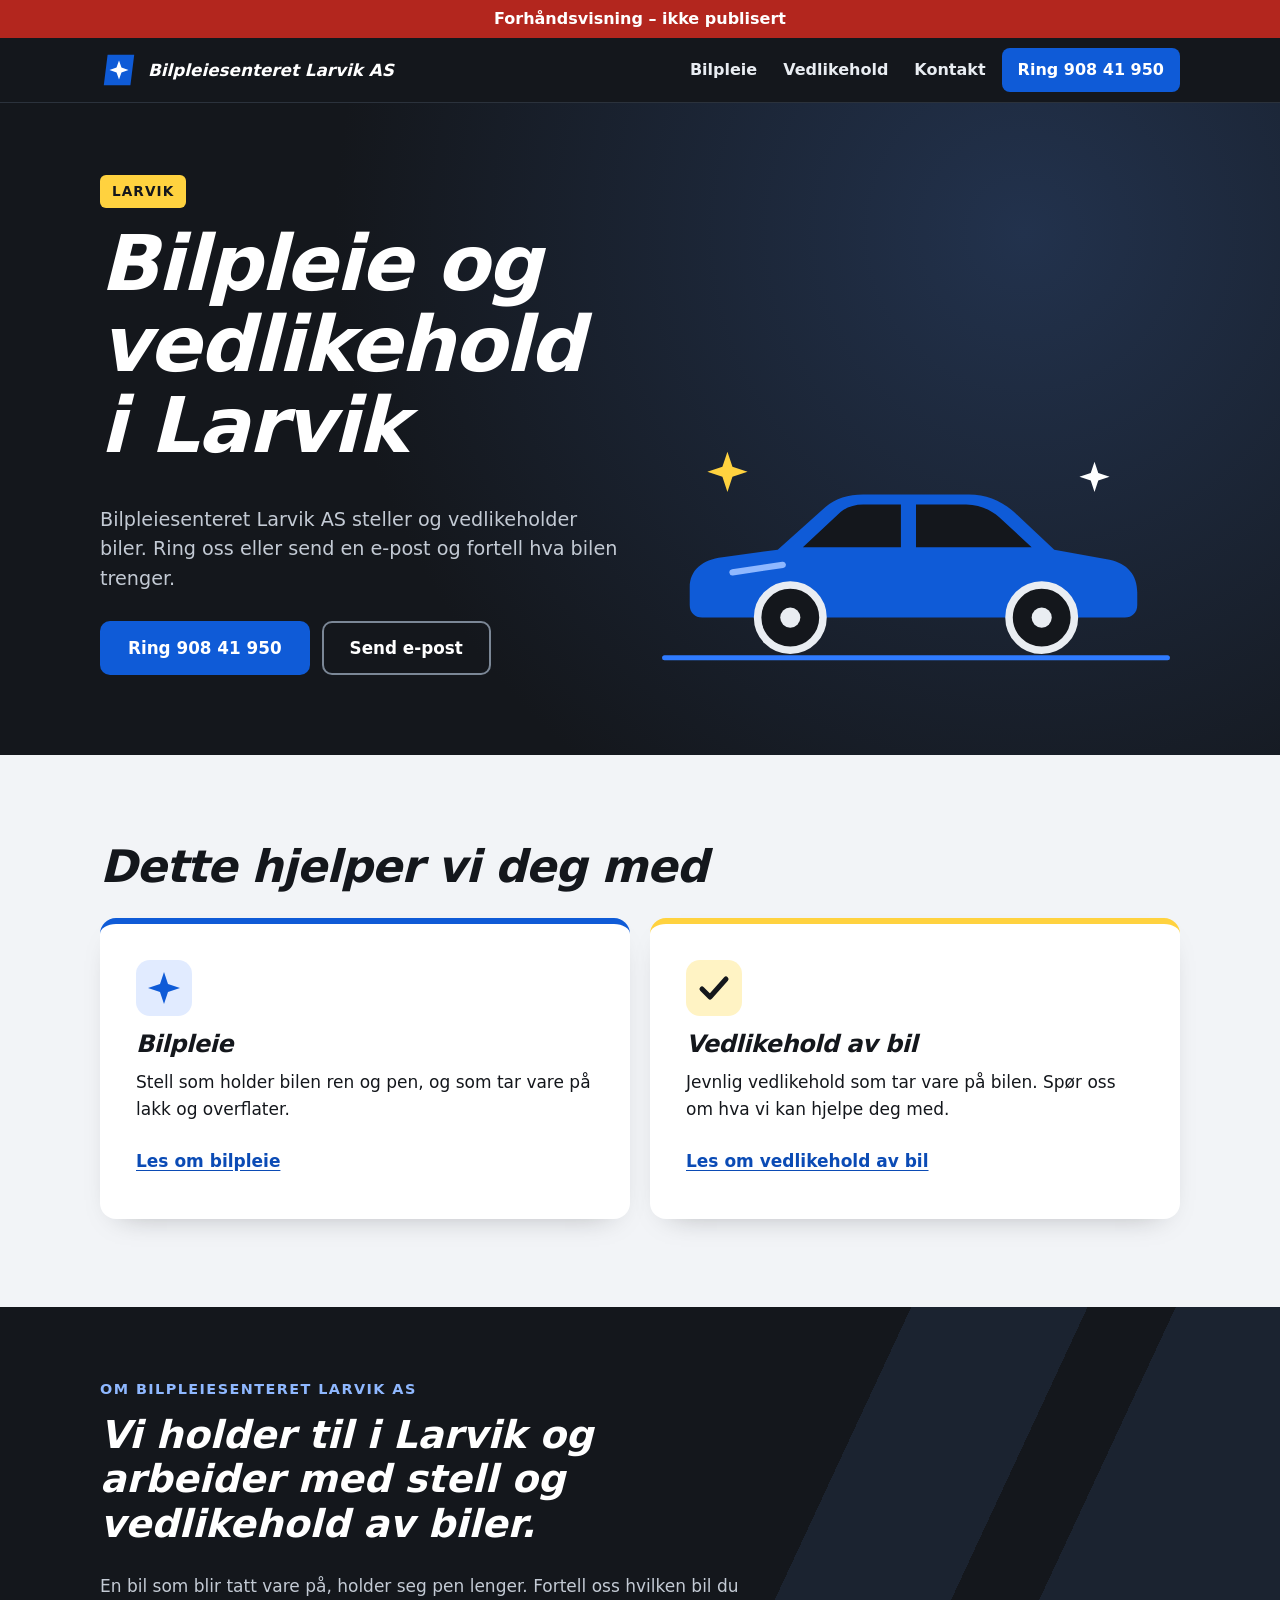
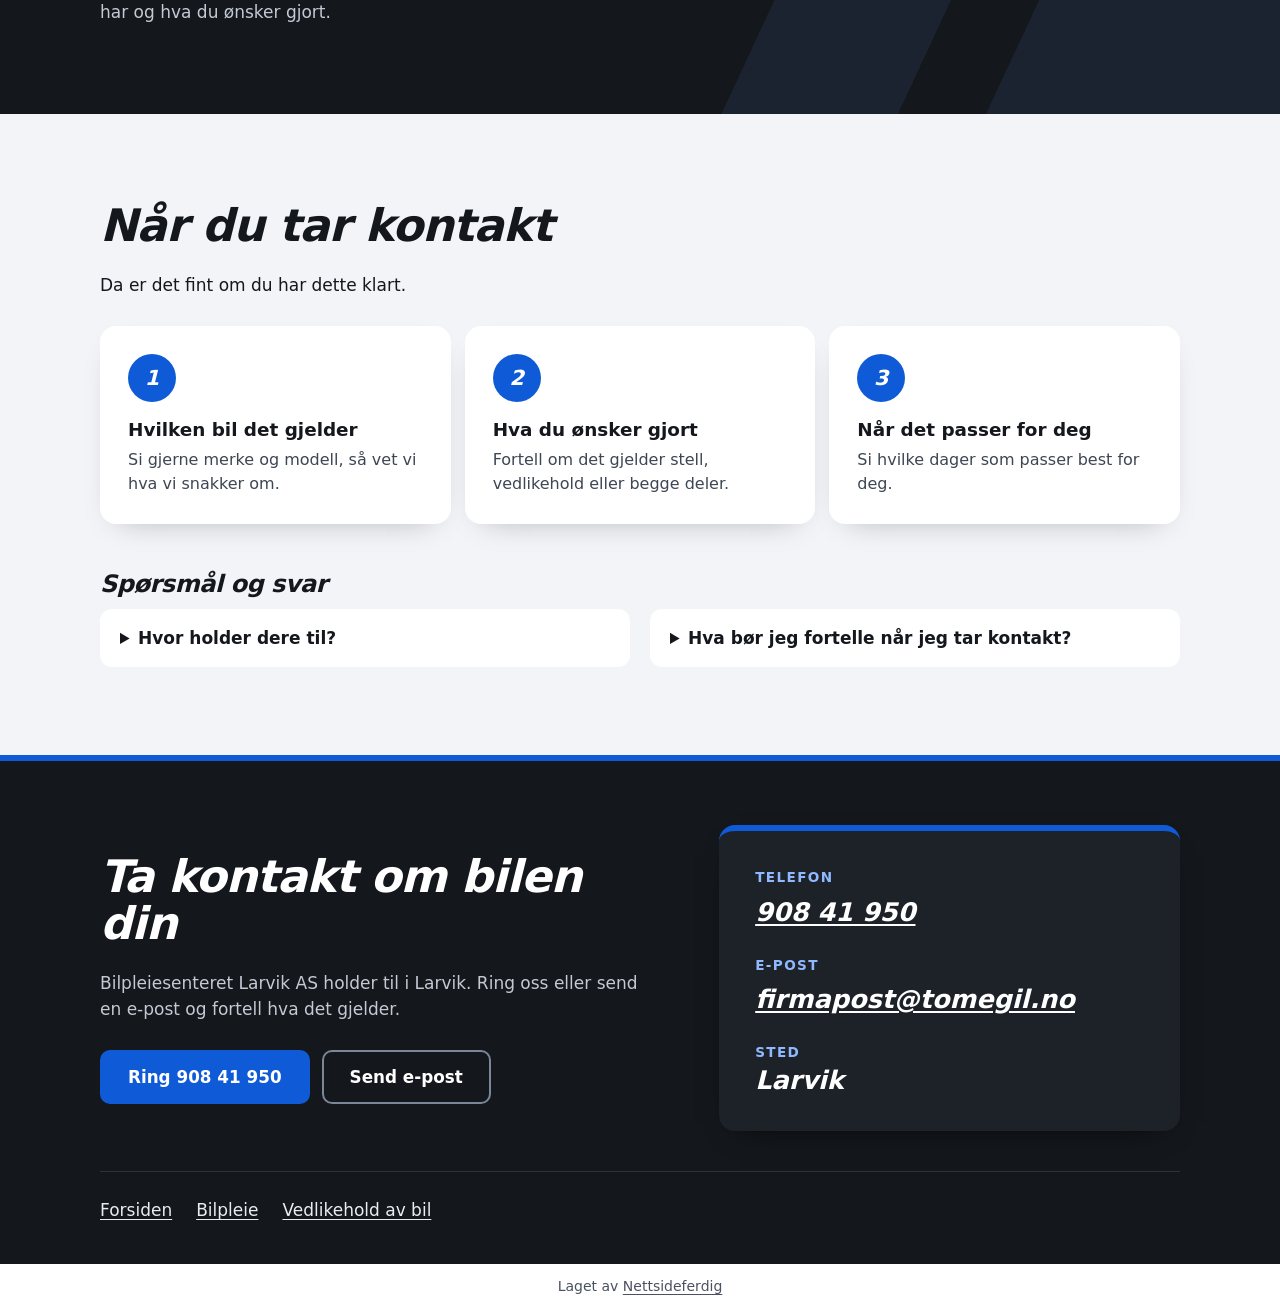
<file: index.html>
<!doctype html>
<html lang="nb">
<head>
<meta charset="utf-8">
<meta name="viewport" content="width=device-width, initial-scale=1">
<title>Bilpleie Larvik | Bilpleiesenteret Larvik AS</title>
<meta name="description" content="Bilpleiesenteret Larvik AS steller og vedlikeholder biler i Larvik. Ring oss eller send en e-post og fortell hva bilen trenger.">
<link rel="canonical" href="https://andersmathisen7-design.github.io/side-bilpleiesenteret-larvik-as-31901527/">
<meta property="og:type" content="website">
<meta property="og:locale" content="nb_NO">
<meta property="og:site_name" content="Bilpleiesenteret Larvik AS">
<meta property="og:title" content="Bilpleie Larvik | Bilpleiesenteret Larvik AS">
<meta property="og:description" content="Bilpleiesenteret Larvik AS steller og vedlikeholder biler i Larvik. Ring oss eller send en e-post og fortell hva bilen trenger.">
<meta property="og:url" content="https://andersmathisen7-design.github.io/side-bilpleiesenteret-larvik-as-31901527/">
<meta http-equiv="Content-Security-Policy" content="default-src 'none'; style-src 'self'; img-src 'self'; manifest-src 'self'; worker-src 'self'; script-src 'self'">
<link rel="stylesheet" href="./style.css">
<meta name="theme-color" content="#0f5bd7">
<link rel="manifest" href="./manifest.webmanifest">
<link rel="icon" href="./icon.svg" type="image/svg+xml">
<script src="./pwa.js" defer></script>
<meta name="robots" content="noindex,nofollow">
<script type="application/ld+json">{"@context":"https://schema.org","@type":"LocalBusiness","name":"Bilpleiesenteret Larvik AS","description":"Bilpleiesenteret Larvik AS steller og vedlikeholder biler i Larvik. Ring oss eller send en e-post og fortell hva bilen trenger.","email":"firmapost@tomegil.no","areaServed":"Larvik","url":"https://andersmathisen7-design.github.io/side-bilpleiesenteret-larvik-as-31901527","telephone":"908 41 950"}</script>
</head>
<body>
<div class="forhandsstripe">Forhåndsvisning – ikke publisert</div>
<header class="natt topp"><div class="bane topp-rad"><a class="logo" href="./"><svg viewBox="0 0 40 40" aria-hidden="true"><path d="M8 4h28l-4 32H4z" fill="#0f5bd7"/><path d="M20 10l2.6 7.4L30 20l-7.4 2.6L20 30l-2.6-7.4L10 20l7.4-2.6z" fill="#fff"/></svg><span>Bilpleiesenteret Larvik AS</span></a><nav class="meny" aria-label="Hovedmeny"><a href="./tjenester/bilpleie/">Bilpleie</a><a href="./tjenester/vedlikehold-av-bil/">Vedlikehold</a><a href="#kontakt">Kontakt</a><a class="ring" href="tel:90841950">Ring 908 41 950</a></nav></div></header>
<main>
<section class="natt hero"><div class="bane hero-rute"><div><span class="stikk">Larvik</span><h1>Bilpleie og vedlikehold i Larvik</h1><p class="ingress">Bilpleiesenteret Larvik AS steller og vedlikeholder biler. Ring oss eller send en e-post og fortell hva bilen trenger.</p><div class="knapper"><a class="knapp" href="tel:90841950">Ring 908 41 950</a><a class="knapp knapp-glass" href="mailto:firmapost@tomegil.no">Send e-post</a></div></div><div class="hero-bil" aria-hidden="true"><svg viewBox="0 0 420 200"><path d="M60 22l4 12 12 4-12 4-4 12-4-12-12-4 12-4z" fill="#ffd23f"/><path d="M352 30l3 9 9 3-9 3-3 9-3-9-9-3 9-3z" fill="#fff"/><path d="M30 130c0-14 10-22 26-24l44-6 38-34c8-7 18-10 30-10h84c14 0 26 5 36 14l32 30 44 8c14 3 22 12 22 26v10c0 6-4 10-10 10H40c-6 0-10-4-10-10z" fill="#0f5bd7"/><path d="M150 70c5-4 11-6 18-6h30v34h-78zM210 64h40c10 0 19 4 26 10l26 24h-92z" fill="#14171c"/><path d="M64 118l40-6" stroke="#8fb8ff" stroke-width="5" stroke-linecap="round" fill="none"/><circle cx="110" cy="154" r="26" fill="#14171c" stroke="#e9edf2" stroke-width="6"/><circle cx="110" cy="154" r="8" fill="#e9edf2"/><circle cx="310" cy="154" r="26" fill="#14171c" stroke="#e9edf2" stroke-width="6"/><circle cx="310" cy="154" r="8" fill="#e9edf2"/><path d="M10 186h400" stroke="#2f7bff" stroke-width="4" stroke-linecap="round" fill="none"/></svg></div></div></section><section class="del" id="tjenester"><div class="bane"><h2>Dette hjelper vi deg med</h2><div class="kort-rute"><article class="kort"><svg viewBox="0 0 56 56" aria-hidden="true"><rect width="56" height="56" rx="14" fill="#e1ebff"/><path d="M28 12l4 12 12 4-12 4-4 12-4-12-12-4 12-4z" fill="#0f5bd7"/></svg><h3>Bilpleie</h3><p>Stell som holder bilen ren og pen, og som tar vare på lakk og overflater.</p><a class="videre" href="./tjenester/bilpleie/">Les om bilpleie</a></article><article class="kort kort-gul"><svg viewBox="0 0 56 56" aria-hidden="true"><rect width="56" height="56" rx="14" fill="#fff3c4"/><path d="M16 29l8 8 16-18" stroke="#14171c" stroke-width="5" stroke-linecap="round" stroke-linejoin="round" fill="none"/></svg><h3>Vedlikehold av bil</h3><p>Jevnlig vedlikehold som tar vare på bilen. Spør oss om hva vi kan hjelpe deg med.</p><a class="videre" href="./tjenester/vedlikehold-av-bil/">Les om vedlikehold av bil</a></article></div></div></section><section class="natt om"><div class="bane"><h2 class="merke-tekst">Om Bilpleiesenteret Larvik AS</h2><p class="om-stort">Vi holder til i Larvik og arbeider med stell og vedlikehold av biler.</p><p>En bil som blir tatt vare på, holder seg pen lenger. Fortell oss hvilken bil du har og hva du ønsker gjort.</p></div></section><section class="del"><div class="bane"><h2>Når du tar kontakt</h2><p>Da er det fint om du har dette klart.</p><ol class="sjekk"><li><span class="nr" aria-hidden="true">1</span><span class="sjekk-tekst"><strong>Hvilken bil det gjelder</strong><span class="sjekk-mer">Si gjerne merke og modell, så vet vi hva vi snakker om.</span></span></li><li><span class="nr" aria-hidden="true">2</span><span class="sjekk-tekst"><strong>Hva du ønsker gjort</strong><span class="sjekk-mer">Fortell om det gjelder stell, vedlikehold eller begge deler.</span></span></li><li><span class="nr" aria-hidden="true">3</span><span class="sjekk-tekst"><strong>Når det passer for deg</strong><span class="sjekk-mer">Si hvilke dager som passer best for deg.</span></span></li></ol><div class="faq"><h3>Spørsmål og svar</h3><div class="faq-rute"><details><summary>Hvor holder dere til?</summary><p>Vi holder til i Larvik. Ring oss eller send en e-post, så forteller vi hvor du finner oss.</p></details><details><summary>Hva bør jeg fortelle når jeg tar kontakt?</summary><p>Fortell hvilken bil det gjelder, hva du ønsker gjort og når det passer for deg.</p></details></div></div></div></section>
</main>
<footer class="natt bunn" id="kontakt"><div class="bane"><div class="bunn-rute"><div><h2>Ta kontakt om bilen din</h2><p>Bilpleiesenteret Larvik AS holder til i Larvik. Ring oss eller send en e-post og fortell hva det gjelder.</p><div class="knapper"><a class="knapp" href="tel:90841950">Ring 908 41 950</a><a class="knapp knapp-glass" href="mailto:firmapost@tomegil.no">Send e-post</a></div></div><div class="kontakt-kort"><dl><div><dt>Telefon</dt><dd><a href="tel:90841950">908 41 950</a></dd></div><div><dt>E-post</dt><dd><a href="mailto:firmapost@tomegil.no">firmapost@tomegil.no</a></dd></div><div><dt>Sted</dt><dd>Larvik</dd></div></dl></div></div><nav aria-label="Sider"><ul class="bunn-lenker"><li><a href="./">Forsiden</a></li><li><a href="./tjenester/bilpleie/">Bilpleie</a></li><li><a href="./tjenester/vedlikehold-av-bil/">Vedlikehold av bil</a></li></ul></nav></div></footer>
<p class="nf-byra">Laget av <a href="https://nettsideferdig.no/">Nettsideferdig</a></p>
</body>
</html>
</file>
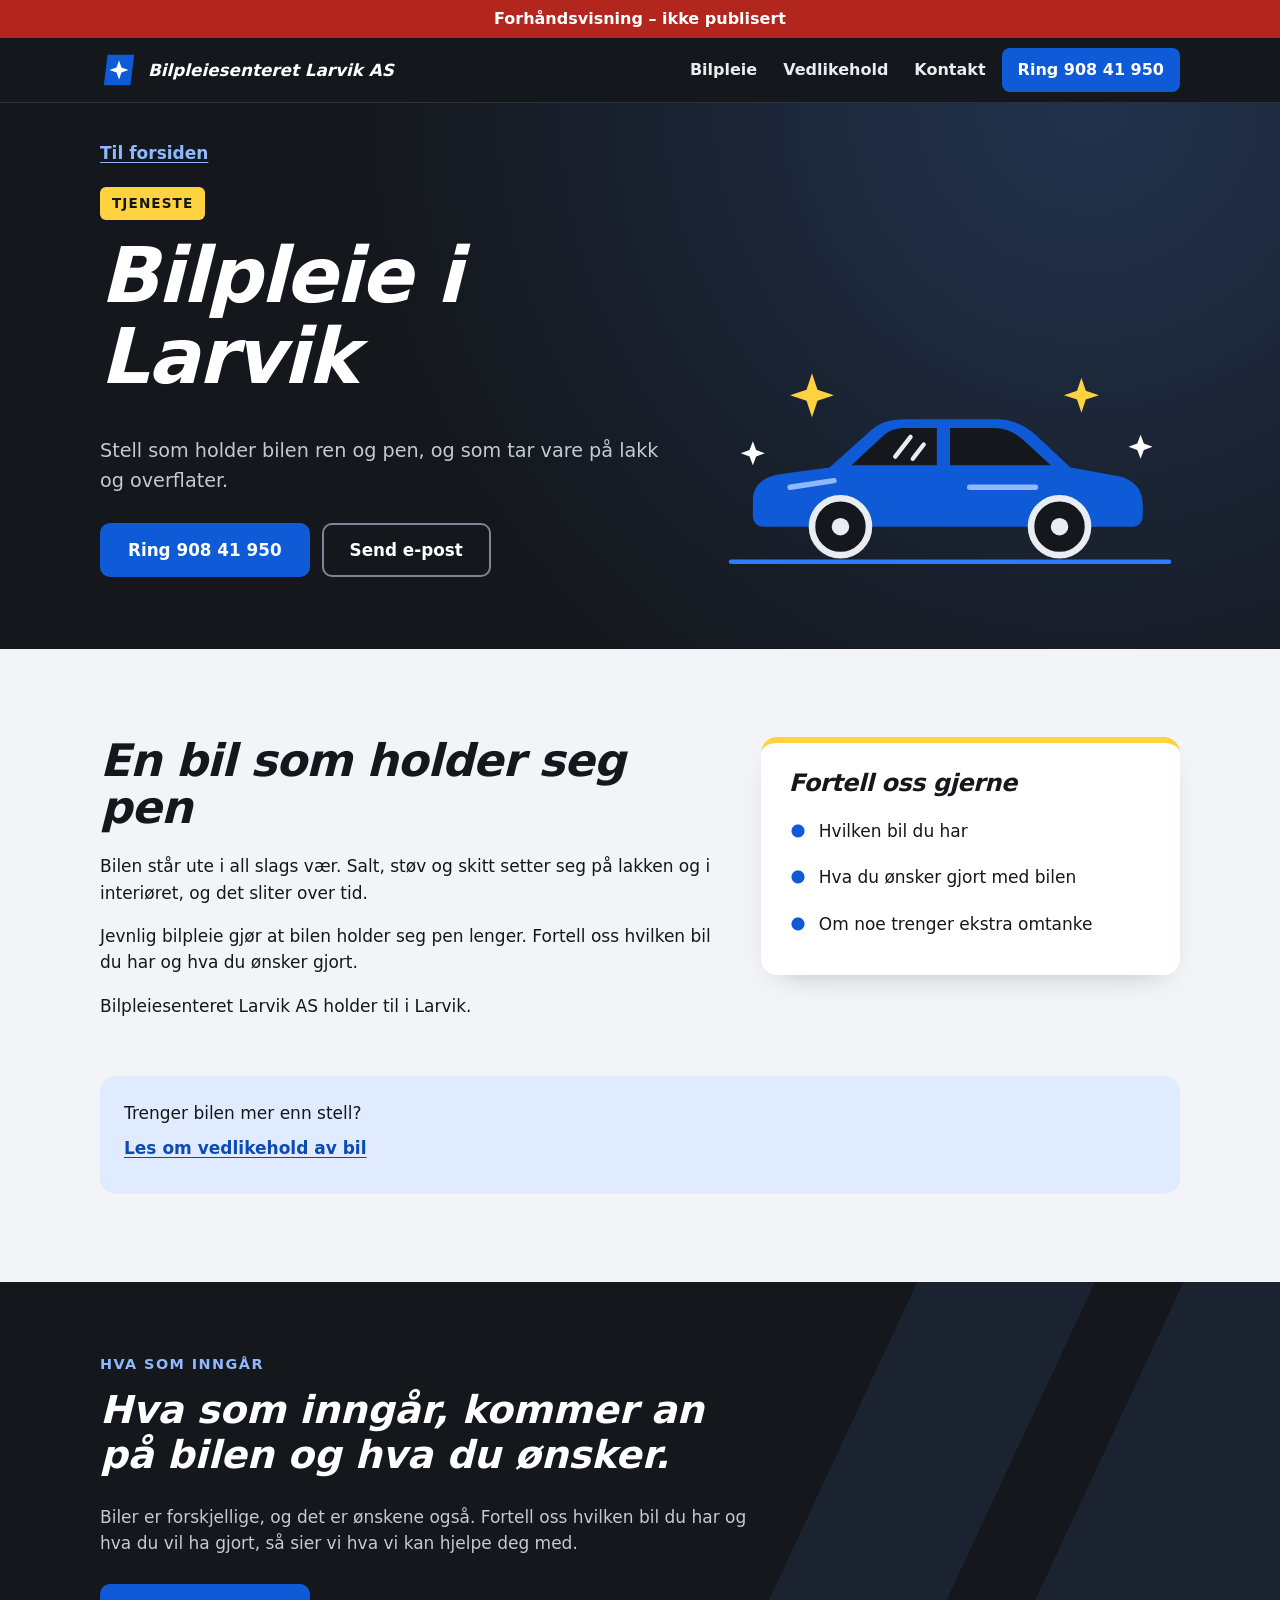
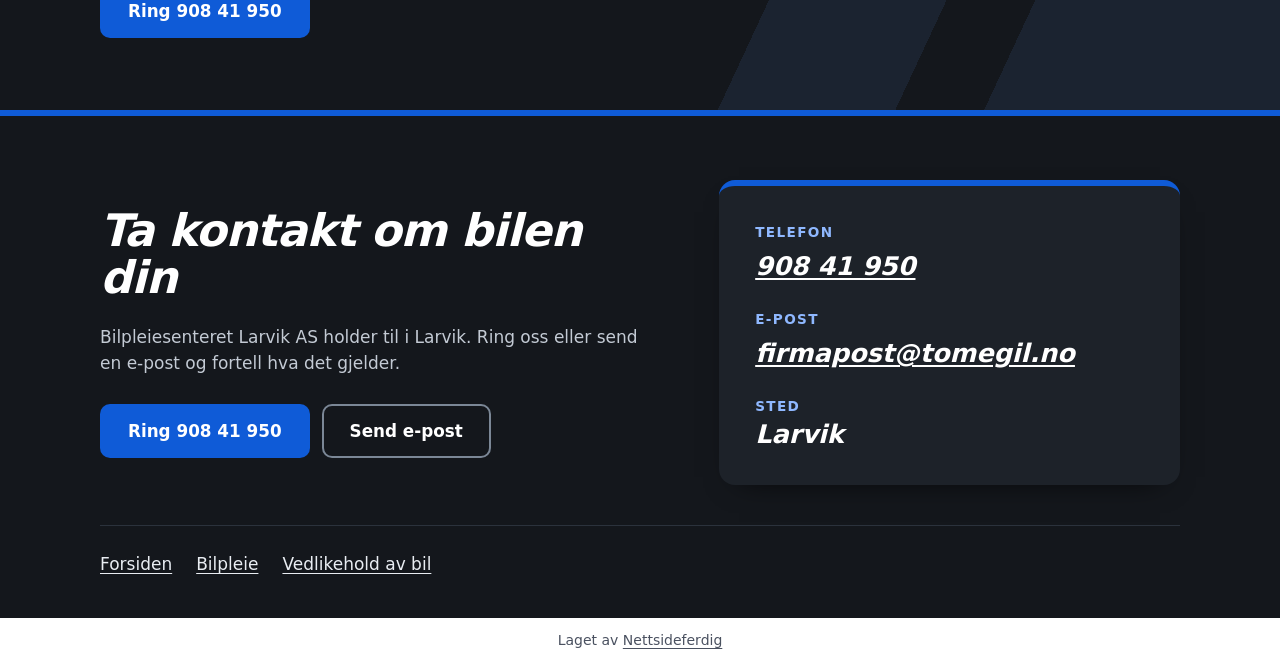
<file: tjenester/bilpleie/index.html>
<!doctype html>
<html lang="nb">
<head>
<meta charset="utf-8">
<meta name="viewport" content="width=device-width, initial-scale=1">
<title>Bilstell i Larvik: bilpleie hos Bilpleiesenteret Larvik AS</title>
<meta name="description" content="Bilpleie som holder bilen ren og pen, og som tar vare på lakk og overflater. Vi holder til i Larvik. Ring oss eller send en e-post.">
<link rel="canonical" href="https://andersmathisen7-design.github.io/side-bilpleiesenteret-larvik-as-31901527/tjenester/bilpleie/">
<meta property="og:type" content="website">
<meta property="og:locale" content="nb_NO">
<meta property="og:site_name" content="Bilpleiesenteret Larvik AS">
<meta property="og:title" content="Bilstell i Larvik: bilpleie hos Bilpleiesenteret Larvik AS">
<meta property="og:description" content="Bilpleie som holder bilen ren og pen, og som tar vare på lakk og overflater. Vi holder til i Larvik. Ring oss eller send en e-post.">
<meta property="og:url" content="https://andersmathisen7-design.github.io/side-bilpleiesenteret-larvik-as-31901527/tjenester/bilpleie/">
<meta http-equiv="Content-Security-Policy" content="default-src 'none'; style-src 'self'; img-src 'self'; manifest-src 'self'; worker-src 'self'; script-src 'self'">
<link rel="stylesheet" href="../../style.css">
<meta name="theme-color" content="#0f5bd7">
<link rel="manifest" href="../../manifest.webmanifest">
<link rel="icon" href="../../icon.svg" type="image/svg+xml">
<script src="../../pwa.js" defer></script>
<meta name="robots" content="noindex,nofollow">
</head>
<body>
<div class="forhandsstripe">Forhåndsvisning – ikke publisert</div>
<header class="natt topp"><div class="bane topp-rad"><a class="logo" href="../../"><svg viewBox="0 0 40 40" aria-hidden="true"><path d="M8 4h28l-4 32H4z" fill="#0f5bd7"/><path d="M20 10l2.6 7.4L30 20l-7.4 2.6L20 30l-2.6-7.4L10 20l7.4-2.6z" fill="#fff"/></svg><span>Bilpleiesenteret Larvik AS</span></a><nav class="meny" aria-label="Hovedmeny"><a href="../../tjenester/bilpleie/">Bilpleie</a><a href="../../tjenester/vedlikehold-av-bil/">Vedlikehold</a><a href="#kontakt">Kontakt</a><a class="ring" href="tel:90841950">Ring 908 41 950</a></nav></div></header>
<main>
<section class="natt side-hode"><div class="bane hode-rute"><div><a class="tilbake" href="../../">Til forsiden</a><div><span class="stikk">Tjeneste</span></div><h1>Bilpleie i Larvik</h1><p class="ingress">Stell som holder bilen ren og pen, og som tar vare på lakk og overflater.</p><div class="knapper"><a class="knapp" href="tel:90841950">Ring 908 41 950</a><a class="knapp knapp-glass" href="mailto:firmapost@tomegil.no">Send e-post</a></div></div><div class="hode-bil" aria-hidden="true"><svg viewBox="0 0 420 200"><path d="M84 14l5 15 15 5-15 5-5 15-5-15-15-5 15-5z" fill="#ffd23f"/><path d="M330 18l4 12 12 4-12 4-4 12-4-12-12-4 12-4z" fill="#ffd23f"/><path d="M384 70l3 8 8 3-8 3-3 8-3-8-8-3 8-3z" fill="#fff"/><path d="M30 76l3 8 8 3-8 3-3 8-3-8-8-3 8-3z" fill="#fff"/><path d="M30 130c0-14 10-22 26-24l44-6 38-34c8-7 18-10 30-10h84c14 0 26 5 36 14l32 30 44 8c14 3 22 12 22 26v10c0 6-4 10-10 10H40c-6 0-10-4-10-10z" fill="#0f5bd7"/><path d="M150 70c5-4 11-6 18-6h30v34h-78zM210 64h40c10 0 19 4 26 10l26 24h-92z" fill="#14171c"/><path d="M64 118l40-6M228 118l60 0" stroke="#8fb8ff" stroke-width="5" stroke-linecap="round" fill="none"/><path d="M160 90l14-18M176 92l10-13" stroke="#e9edf2" stroke-width="4" stroke-linecap="round" fill="none"/><circle cx="110" cy="154" r="26" fill="#14171c" stroke="#e9edf2" stroke-width="6"/><circle cx="110" cy="154" r="8" fill="#e9edf2"/><circle cx="310" cy="154" r="26" fill="#14171c" stroke="#e9edf2" stroke-width="6"/><circle cx="310" cy="154" r="8" fill="#e9edf2"/><path d="M10 186h400" stroke="#2f7bff" stroke-width="4" stroke-linecap="round" fill="none"/></svg></div></div></section><section class="del"><div class="bane"><div class="to"><div><h2>En bil som holder seg pen</h2><p>Bilen står ute i all slags vær. Salt, støv og skitt setter seg på lakken og i interiøret, og det sliter over tid.</p><p>Jevnlig bilpleie gjør at bilen holder seg pen lenger. Fortell oss hvilken bil du har og hva du ønsker gjort.</p><p>Bilpleiesenteret Larvik AS holder til i Larvik.</p></div><aside class="boks"><h3>Fortell oss gjerne</h3><ul><li>Hvilken bil du har</li><li>Hva du ønsker gjort med bilen</li><li>Om noe trenger ekstra omtanke</li></ul></aside></div><div class="annen"><p>Trenger bilen mer enn stell?</p><a class="videre" href="../../tjenester/vedlikehold-av-bil/">Les om vedlikehold av bil</a></div></div></section><section class="natt om"><div class="bane"><h2 class="merke-tekst">Hva som inngår</h2><p class="om-stort">Hva som inngår, kommer an på bilen og hva du ønsker.</p><p>Biler er forskjellige, og det er ønskene også. Fortell oss hvilken bil du har og hva du vil ha gjort, så sier vi hva vi kan hjelpe deg med.</p><div class="knapper"><a class="knapp" href="tel:90841950">Ring 908 41 950</a></div></div></section>
</main>
<footer class="natt bunn" id="kontakt"><div class="bane"><div class="bunn-rute"><div><h2>Ta kontakt om bilen din</h2><p>Bilpleiesenteret Larvik AS holder til i Larvik. Ring oss eller send en e-post og fortell hva det gjelder.</p><div class="knapper"><a class="knapp" href="tel:90841950">Ring 908 41 950</a><a class="knapp knapp-glass" href="mailto:firmapost@tomegil.no">Send e-post</a></div></div><div class="kontakt-kort"><dl><div><dt>Telefon</dt><dd><a href="tel:90841950">908 41 950</a></dd></div><div><dt>E-post</dt><dd><a href="mailto:firmapost@tomegil.no">firmapost@tomegil.no</a></dd></div><div><dt>Sted</dt><dd>Larvik</dd></div></dl></div></div><nav aria-label="Sider"><ul class="bunn-lenker"><li><a href="../../">Forsiden</a></li><li><a href="../../tjenester/bilpleie/">Bilpleie</a></li><li><a href="../../tjenester/vedlikehold-av-bil/">Vedlikehold av bil</a></li></ul></nav></div></footer>
<p class="nf-byra">Laget av <a href="https://nettsideferdig.no/">Nettsideferdig</a></p>
</body>
</html>
</file>
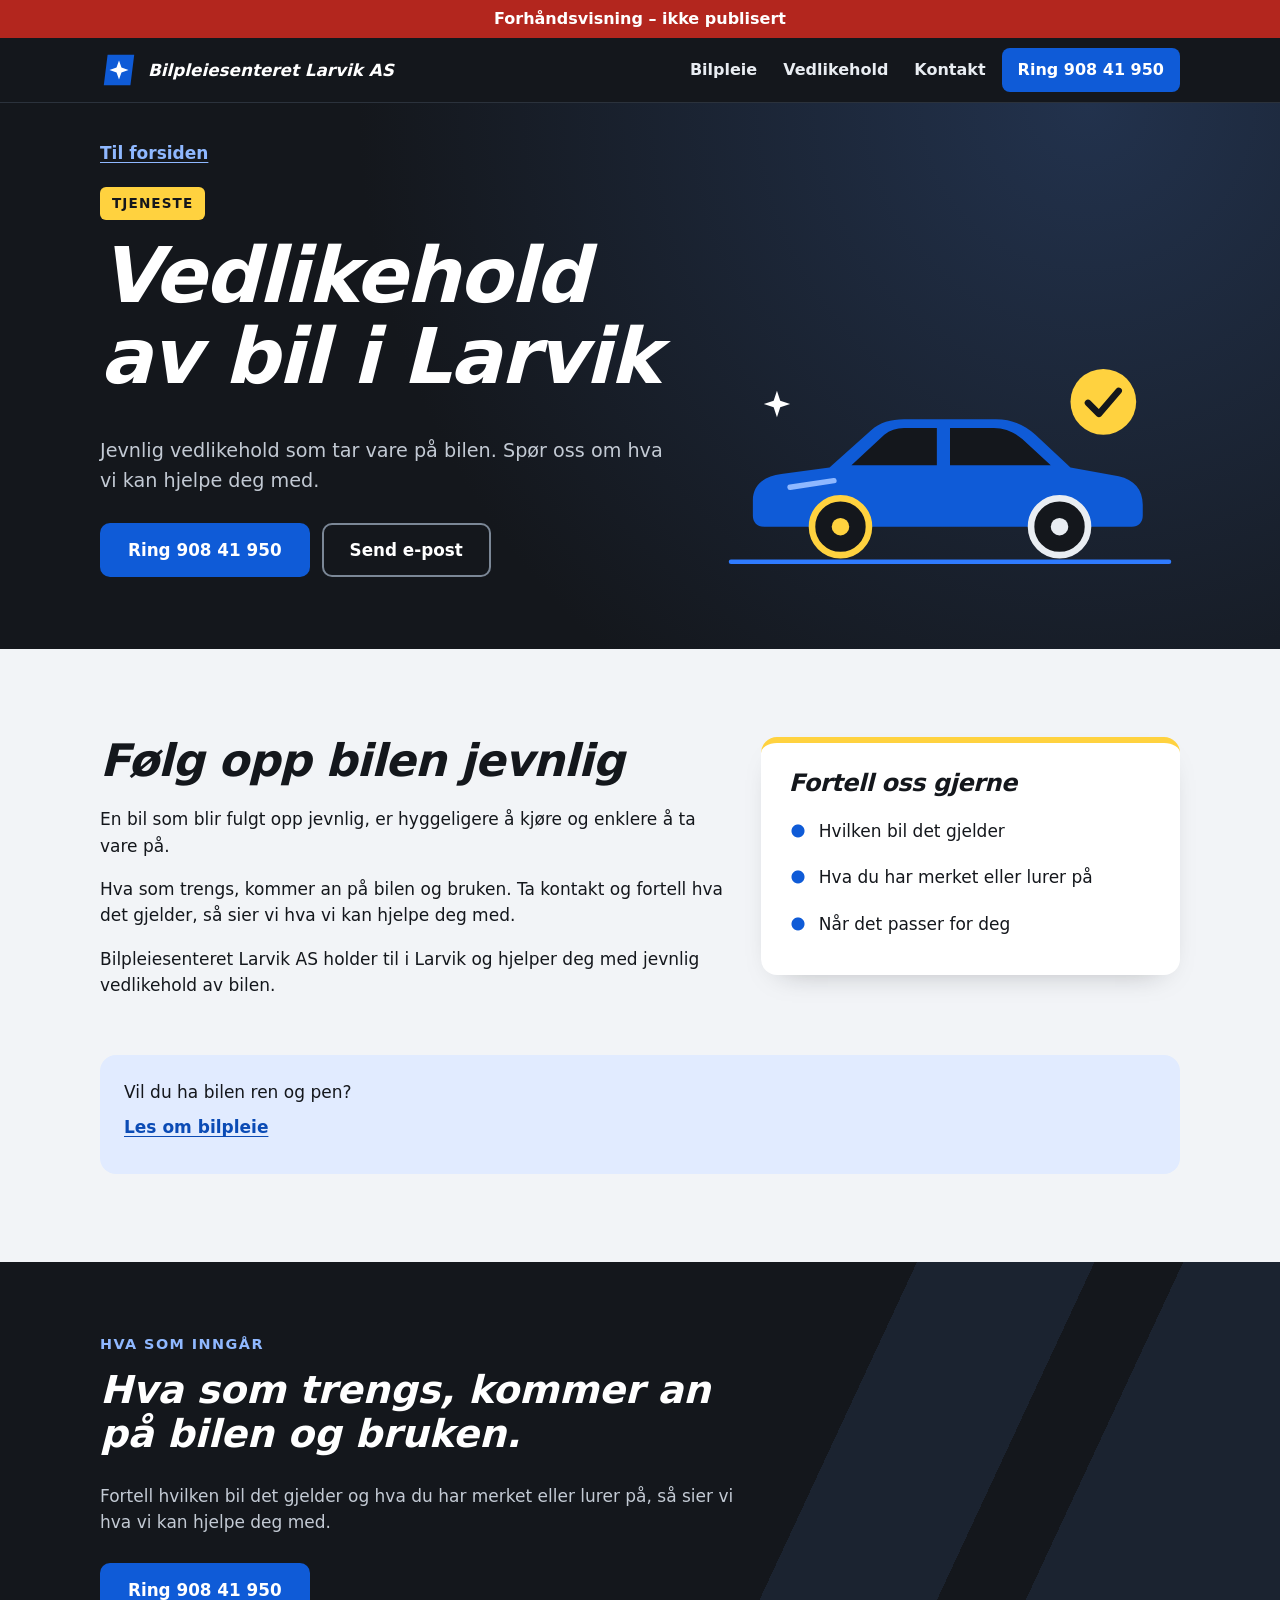
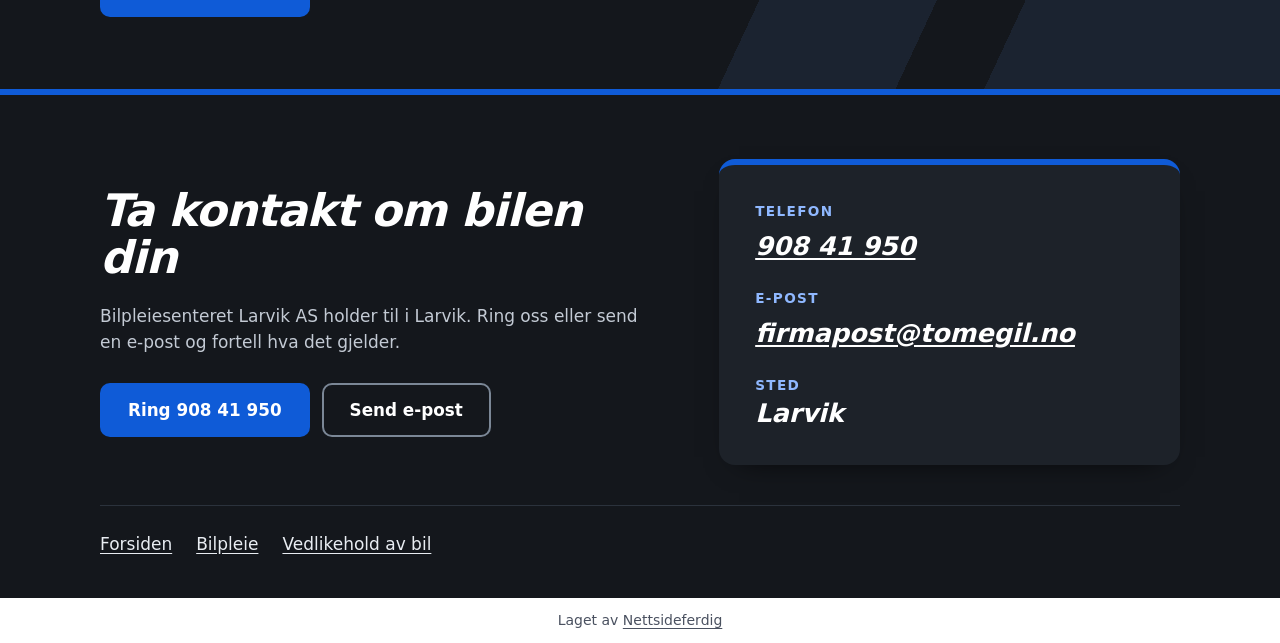
<file: tjenester/vedlikehold-av-bil/index.html>
<!doctype html>
<html lang="nb">
<head>
<meta charset="utf-8">
<meta name="viewport" content="width=device-width, initial-scale=1">
<title>Vedlikehold av bil i Larvik | Bilpleiesenteret Larvik AS</title>
<meta name="description" content="Jevnlig vedlikehold som tar vare på bilen. Bilpleiesenteret Larvik AS holder til i Larvik. Ring oss og fortell hva det gjelder.">
<link rel="canonical" href="https://andersmathisen7-design.github.io/side-bilpleiesenteret-larvik-as-31901527/tjenester/vedlikehold-av-bil/">
<meta property="og:type" content="website">
<meta property="og:locale" content="nb_NO">
<meta property="og:site_name" content="Bilpleiesenteret Larvik AS">
<meta property="og:title" content="Vedlikehold av bil i Larvik | Bilpleiesenteret Larvik AS">
<meta property="og:description" content="Jevnlig vedlikehold som tar vare på bilen. Bilpleiesenteret Larvik AS holder til i Larvik. Ring oss og fortell hva det gjelder.">
<meta property="og:url" content="https://andersmathisen7-design.github.io/side-bilpleiesenteret-larvik-as-31901527/tjenester/vedlikehold-av-bil/">
<meta http-equiv="Content-Security-Policy" content="default-src 'none'; style-src 'self'; img-src 'self'; manifest-src 'self'; worker-src 'self'; script-src 'self'">
<link rel="stylesheet" href="../../style.css">
<meta name="theme-color" content="#0f5bd7">
<link rel="manifest" href="../../manifest.webmanifest">
<link rel="icon" href="../../icon.svg" type="image/svg+xml">
<script src="../../pwa.js" defer></script>
<meta name="robots" content="noindex,nofollow">
</head>
<body>
<div class="forhandsstripe">Forhåndsvisning – ikke publisert</div>
<header class="natt topp"><div class="bane topp-rad"><a class="logo" href="../../"><svg viewBox="0 0 40 40" aria-hidden="true"><path d="M8 4h28l-4 32H4z" fill="#0f5bd7"/><path d="M20 10l2.6 7.4L30 20l-7.4 2.6L20 30l-2.6-7.4L10 20l7.4-2.6z" fill="#fff"/></svg><span>Bilpleiesenteret Larvik AS</span></a><nav class="meny" aria-label="Hovedmeny"><a href="../../tjenester/bilpleie/">Bilpleie</a><a href="../../tjenester/vedlikehold-av-bil/">Vedlikehold</a><a href="#kontakt">Kontakt</a><a class="ring" href="tel:90841950">Ring 908 41 950</a></nav></div></header>
<main>
<section class="natt side-hode"><div class="bane hode-rute"><div><a class="tilbake" href="../../">Til forsiden</a><div><span class="stikk">Tjeneste</span></div><h1>Vedlikehold av bil i Larvik</h1><p class="ingress">Jevnlig vedlikehold som tar vare på bilen. Spør oss om hva vi kan hjelpe deg med.</p><div class="knapper"><a class="knapp" href="tel:90841950">Ring 908 41 950</a><a class="knapp knapp-glass" href="mailto:firmapost@tomegil.no">Send e-post</a></div></div><div class="hode-bil" aria-hidden="true"><svg viewBox="0 0 420 200"><circle cx="350" cy="40" r="30" fill="#ffd23f"/><path d="M336 41l10 10 18-21" stroke="#14171c" stroke-width="6" stroke-linecap="round" stroke-linejoin="round" fill="none"/><path d="M52 30l3 9 9 3-9 3-3 9-3-9-9-3 9-3z" fill="#fff"/><path d="M30 130c0-14 10-22 26-24l44-6 38-34c8-7 18-10 30-10h84c14 0 26 5 36 14l32 30 44 8c14 3 22 12 22 26v10c0 6-4 10-10 10H40c-6 0-10-4-10-10z" fill="#0f5bd7"/><path d="M150 70c5-4 11-6 18-6h30v34h-78zM210 64h40c10 0 19 4 26 10l26 24h-92z" fill="#14171c"/><path d="M64 118l40-6" stroke="#8fb8ff" stroke-width="5" stroke-linecap="round" fill="none"/><circle cx="110" cy="154" r="26" fill="#14171c" stroke="#ffd23f" stroke-width="6"/><circle cx="110" cy="154" r="8" fill="#ffd23f"/><circle cx="310" cy="154" r="26" fill="#14171c" stroke="#e9edf2" stroke-width="6"/><circle cx="310" cy="154" r="8" fill="#e9edf2"/><path d="M10 186h400" stroke="#2f7bff" stroke-width="4" stroke-linecap="round" fill="none"/></svg></div></div></section><section class="del"><div class="bane"><div class="to"><div><h2>Følg opp bilen jevnlig</h2><p>En bil som blir fulgt opp jevnlig, er hyggeligere å kjøre og enklere å ta vare på.</p><p>Hva som trengs, kommer an på bilen og bruken. Ta kontakt og fortell hva det gjelder, så sier vi hva vi kan hjelpe deg med.</p><p>Bilpleiesenteret Larvik AS holder til i Larvik og hjelper deg med jevnlig vedlikehold av bilen.</p></div><aside class="boks"><h3>Fortell oss gjerne</h3><ul><li>Hvilken bil det gjelder</li><li>Hva du har merket eller lurer på</li><li>Når det passer for deg</li></ul></aside></div><div class="annen"><p>Vil du ha bilen ren og pen?</p><a class="videre" href="../../tjenester/bilpleie/">Les om bilpleie</a></div></div></section><section class="natt om"><div class="bane"><h2 class="merke-tekst">Hva som inngår</h2><p class="om-stort">Hva som trengs, kommer an på bilen og bruken.</p><p>Fortell hvilken bil det gjelder og hva du har merket eller lurer på, så sier vi hva vi kan hjelpe deg med.</p><div class="knapper"><a class="knapp" href="tel:90841950">Ring 908 41 950</a></div></div></section>
</main>
<footer class="natt bunn" id="kontakt"><div class="bane"><div class="bunn-rute"><div><h2>Ta kontakt om bilen din</h2><p>Bilpleiesenteret Larvik AS holder til i Larvik. Ring oss eller send en e-post og fortell hva det gjelder.</p><div class="knapper"><a class="knapp" href="tel:90841950">Ring 908 41 950</a><a class="knapp knapp-glass" href="mailto:firmapost@tomegil.no">Send e-post</a></div></div><div class="kontakt-kort"><dl><div><dt>Telefon</dt><dd><a href="tel:90841950">908 41 950</a></dd></div><div><dt>E-post</dt><dd><a href="mailto:firmapost@tomegil.no">firmapost@tomegil.no</a></dd></div><div><dt>Sted</dt><dd>Larvik</dd></div></dl></div></div><nav aria-label="Sider"><ul class="bunn-lenker"><li><a href="../../">Forsiden</a></li><li><a href="../../tjenester/bilpleie/">Bilpleie</a></li><li><a href="../../tjenester/vedlikehold-av-bil/">Vedlikehold av bil</a></li></ul></nav></div></footer>
<p class="nf-byra">Laget av <a href="https://nettsideferdig.no/">Nettsideferdig</a></p>
</body>
</html>
</file>
<file: style.css>
/* Fast fra Sidefabrikken: bestillingswidgeten. */
:root { --nf-farge: #0f5bd7; }
#nf-bestill [hidden] { display: none !important; }
#nf-bestill button { font: inherit; padding: 0.5rem 0.9rem; margin: 0.2rem; border: 1px solid var(--nf-farge); border-radius: 6px; background: #fff; color: var(--nf-farge); cursor: pointer; }
#nf-bestill button:disabled { opacity: 0.6; }
#nf-bestill .nf-knapp { background: var(--nf-farge); color: #fff; }
#nf-bestill .nf-tjeneste { display: block; width: 100%; text-align: left; }
#nf-bestill .nf-tjeneste small, #nf-bestill .nf-vare small { display: block; color: #555; }
#nf-bestill .nf-felt { display: block; margin: 0.5rem 0; }
#nf-bestill input, #nf-bestill select, #nf-bestill textarea { font: inherit; padding: 0.4rem; border: 1px solid #c5cad3; border-radius: 4px; display: block; width: 100%; max-width: 24rem; }
#nf-bestill input[type="checkbox"], #nf-bestill input[type="radio"] { display: inline-block; width: auto; margin: 0 0.4rem 0 0; vertical-align: middle; }
#nf-bestill .nf-rad { display: flex; flex-wrap: wrap; gap: 0.5rem; }
#nf-bestill .nf-vare { padding: 0.4rem 0; border-bottom: 1px solid #e3e6eb; }
#nf-bestill .nf-feil, #nf-bestill .nf-utsolgt { color: #b3261e; }
#nf-bestill .nf-test { background: #fff4e5; padding: 0.4rem 0.8rem; border-radius: 6px; }
#nf-bestill .nf-oppsummering { font-weight: 600; }
#nf-bestill .nf-faner { display: flex; flex-wrap: wrap; gap: 0.25rem; margin: 0.5rem 0 1rem; }
#nf-bestill .nf-fane.nf-valgt, #nf-bestill .nf-dag.nf-valgt { background: var(--nf-farge); color: #fff; }
#nf-bestill .nf-adresse { position: relative; max-width: 24rem; }
#nf-bestill .nf-forslag { position: absolute; top: 100%; left: 0; right: 0; z-index: 10; max-height: 15rem; overflow-y: auto; background: #fff; border: 1px solid #c5cad3; border-radius: 4px; box-shadow: 0 4px 12px rgba(0, 0, 0, 0.15); }
#nf-bestill .nf-forslag button { display: block; width: 100%; margin: 0; border: 0; border-radius: 0; padding: 0.5rem 0.75rem; text-align: left; color: inherit; }
#nf-bestill .nf-forslag button:hover, #nf-bestill .nf-forslag button:focus { background: #f4f7fb; }
#nf-bestill .nf-dager { display: flex; flex-wrap: wrap; gap: 0.25rem; margin: 0.5rem 0; }
#nf-bestill .nf-dag.nf-full { text-decoration: line-through; color: #777; border-color: #c5cad3; }
#nf-bestill .nf-tillegg { margin: 0.5rem 0; }
#nf-bestill .nf-sporsmal { margin: 0.8rem 0; }
#nf-bestill .nf-hjelp { display: block; font-size: 0.875rem; color: #666; margin: 0.15rem 0 0.25rem; }
#nf-bestill .nf-sum { font-weight: 700; font-size: 1.15rem; }
#nf-bestill .nf-ja-nei { display: flex; gap: 1.5rem; margin-top: 0.25rem; }
.prisliste table { border-collapse: collapse; width: 100%; max-width: 36rem; }
.prisliste th, .prisliste td { text-align: left; padding: 0.4rem 0.6rem 0.4rem 0; border-bottom: 1px solid #e3e6eb; vertical-align: top; }
.prisliste td:last-child, .prisliste th:last-child { text-align: right; white-space: nowrap; padding-right: 0; }
.prisliste small { color: #555; }
.prisliste .prisinfo { font-size: 0.875rem; color: #555; }

main > section.melding, main > section.bestill { box-sizing: border-box; max-width: 42rem; margin: 0 auto; padding: 2.5rem 1.25rem 3.5rem; }
.nf-skjema .nf-felt { display: block; margin: 0.75rem 0; }
.nf-skjema label, .nf-skjema legend { display: block; font-weight: 600; }
.nf-skjema fieldset { border: 0; padding: 0; margin: 0.75rem 0; min-width: 0; }
.nf-skjema fieldset label { font-weight: 400; }
.nf-skjema input, .nf-skjema textarea { font: inherit; padding: 0.5rem; border: 1px solid #c5cad3; border-radius: 4px; display: block; width: 100%; max-width: 32rem; }
.nf-skjema input[type="radio"] { display: inline-block; width: auto; margin: 0 0.4rem 0 0; vertical-align: middle; }
.nf-skjema input:focus, .nf-skjema textarea:focus { outline: 2px solid var(--nf-farge); outline-offset: 1px; }
.nf-skjema button { font: inherit; font-weight: 600; border: 0; cursor: pointer; padding: 0.85rem 1.5rem; border-radius: 6px; background: var(--nf-farge); color: #fff; min-height: 44px; }
.nf-skjema .nf-info { font-size: 0.875rem; color: #555; }

/* Designet */
*{box-sizing:border-box}body{margin:0;font-family:system-ui,Segoe UI,Helvetica,Arial,sans-serif;font-size:17px;line-height:1.55;color:#14171c;background:#f2f4f7}h1,h2,h3{font-weight:800;font-style:italic;line-height:1.05;margin:0 0 .5em;letter-spacing:-.02em}h1{font-size:clamp(2.2rem,8.5vw,4.8rem)}h2{font-size:clamp(1.7rem,5.5vw,2.8rem)}h3{font-size:1.5rem}p{margin:0 0 1em;max-width:60ch}a{color:#0b4bb5;text-underline-offset:3px}a:focus-visible,summary:focus-visible{outline:3px solid #0f5bd7;outline-offset:3px;border-radius:6px}.natt a:focus-visible{outline-color:#ffd23f}svg{display:block;width:100%;height:auto}.bane{max-width:1120px;margin:0 auto;padding-left:20px;padding-right:20px}.natt{background:#14171c;color:#e9edf2}.natt h1,.natt h2,.natt h3{color:#fff}.natt p{color:#c3cad4}.topp{border-bottom:1px solid #2b323c}.topp-rad{display:flex;flex-wrap:wrap;align-items:center;justify-content:space-between;gap:0 20px;padding-top:8px;padding-bottom:8px}.logo{display:inline-flex;align-items:center;gap:10px;min-height:48px;color:#fff;text-decoration:none;font-weight:800;font-style:italic;font-size:1.05rem}.logo svg{width:38px;flex:none}.meny{display:flex;flex-wrap:wrap;align-items:center;gap:4px}.meny a{display:inline-flex;align-items:center;min-height:44px;padding:0 8px;color:#e9edf2;text-decoration:none;font-weight:600;font-size:.9rem}.meny a:first-child{padding-left:0}.meny a:hover{color:#8fb8ff}.meny .ring{background:#0f5bd7;color:#fff;border-radius:8px;padding:0 12px;font-weight:800;white-space:nowrap}.meny .ring:hover{background:#0b4bb5;color:#fff}.stikk{display:inline-block;margin:0 0 16px;padding:6px 12px;border-radius:6px;background:#ffd23f;color:#14171c;font-weight:800;font-size:.85rem;letter-spacing:.08em;text-transform:uppercase}.natt .stikk{color:#14171c}.ingress{font-size:1.2rem}.knapper{display:flex;flex-wrap:wrap;gap:12px;margin-top:1.6em}.knapp{display:inline-flex;align-items:center;justify-content:center;text-align:center;min-height:54px;padding:8px 28px;border-radius:10px;background:#0f5bd7;color:#fff;font-weight:800;text-decoration:none;font-size:1.05rem}.knapp:hover{background:#0b4bb5}.knapp-glass{background:transparent;color:#fff;box-shadow:inset 0 0 0 2px #7b8796}.knapp-glass:hover{background:#1d2229}.videre{display:inline-flex;align-items:center;min-height:44px;font-weight:700}.hero{padding:40px 0 48px;background:radial-gradient(circle at 80% 20%,#22324d 0,#14171c 60%)}.hero-rute{display:grid;gap:24px}.hero-bil{max-width:620px;width:100%;margin-left:auto}.del{padding:64px 0}.kort-rute{display:grid;gap:20px;margin-top:28px}.kort{background:#fff;border-radius:16px;padding:28px;border-top:6px solid #0f5bd7;box-shadow:0 12px 30px -20px #14171c66;display:flex;flex-direction:column}.kort-gul{border-top-color:#ffd23f}.kort svg{width:56px;margin-bottom:16px}.kort .videre{margin-top:auto}.om{padding:72px 0;background:linear-gradient(115deg,#14171c 0 62%,#1b2330 62% 74%,#14171c 74% 80%,#1b2330 80% 100%)}.natt .om-stort{font-size:clamp(1.5rem,4.8vw,2.4rem);font-weight:800;font-style:italic;line-height:1.15;color:#fff;max-width:24ch;margin:0 0 .7em}.natt .merke-tekst{color:#8fb8ff;font-size:.9rem;font-style:normal;font-weight:800;letter-spacing:.1em;text-transform:uppercase;margin:0 0 14px;line-height:1.4}.sjekk{list-style:none;margin:28px 0 0;padding:0;display:grid;gap:14px}.sjekk li{display:flex;align-items:flex-start;gap:16px;background:#fff;border-radius:16px;padding:22px 24px;box-shadow:0 12px 30px -20px #14171c66}.sjekk-tekst{display:grid;gap:6px}.sjekk-tekst strong{font-weight:800;font-size:1.15rem;line-height:1.3}.sjekk-mer{color:#3d4653;font-size:1rem;line-height:1.5}.nr{display:inline-flex;align-items:center;justify-content:center;flex:none;width:48px;height:48px;border-radius:50%;background:#0f5bd7;color:#fff;font-weight:800;font-style:italic;font-size:1.3rem}.faq{margin-top:48px}.faq-rute{display:grid;gap:10px}.faq details{background:#fff;border-radius:12px;padding:0 20px}.faq summary{padding:16px 0;font-weight:700;cursor:pointer}.bunn{padding:64px 0 32px;border-top:6px solid #0f5bd7}.kontakt-kort{margin-top:36px;background:#1d2229;border-radius:16px;padding:28px;border-top:6px solid #0f5bd7;box-shadow:0 12px 30px -20px #000}.kontakt-kort dl{margin:0;display:grid;gap:20px}.kontakt-kort dt{color:#8fb8ff;font-size:.85rem;font-weight:800;letter-spacing:.1em;text-transform:uppercase}.kontakt-kort dd{margin:2px 0 0;color:#fff;font-weight:800;font-style:italic;font-size:clamp(1.25rem,5vw,1.6rem);line-height:1.2;overflow-wrap:anywhere}.kontakt-kort a{display:inline-flex;align-items:center;min-height:44px;color:#fff}.kontakt-kort a:hover{color:#8fb8ff}.bunn-lenker{list-style:none;margin:40px 0 0;padding:16px 0 0;border-top:1px solid #2b323c;display:flex;flex-wrap:wrap;gap:0 24px}.bunn-lenker a{display:inline-flex;align-items:center;min-height:44px;color:#e9edf2}.side-hode{padding:16px 0 48px;background:radial-gradient(circle at 85% 0,#22324d 0,#14171c 60%)}.hode-rute{display:grid;gap:28px}.hode-bil{max-width:460px;width:100%}.tilbake{display:inline-flex;align-items:center;min-height:44px;color:#8fb8ff;font-weight:600;margin-bottom:12px}.to{display:grid;gap:32px}.boks{background:#fff;border-radius:16px;padding:28px;border-top:6px solid #ffd23f;box-shadow:0 12px 30px -20px #14171c66}.boks ul{list-style:none;margin:0;padding:0}.boks li{padding:10px 0 10px 30px;background:radial-gradient(circle at 9px 1.35em,#0f5bd7 6px,transparent 7px)}.annen{margin-top:40px;background:#e1ebff;border-radius:16px;padding:24px}.annen p{margin:0}.melding{padding:56px 20px;max-width:680px;margin:0 auto}.nf-skjema label{display:block;font-weight:700;margin-bottom:6px}.nf-skjema input,.nf-skjema textarea{width:100%;padding:12px;border:1px solid #7b8796;border-radius:10px;font:inherit;background:#fff}.nf-skjema .nf-felt{margin-bottom:16px}.nf-skjema .knapp{border:0;cursor:pointer}@media(min-width:760px){.meny{gap:4px 6px}.meny a{font-size:1rem;padding:0 10px}.meny .ring{padding:0 16px}.hero{padding:72px 0 80px}.hero-rute{grid-template-columns:1fr 1fr;align-items:end}.side-hode{padding:28px 0 72px}.hode-rute{grid-template-columns:1.1fr .9fr;align-items:end}.hode-bil{margin-left:auto}.kort-rute{grid-template-columns:1fr 1fr}.sjekk{grid-template-columns:repeat(3,1fr)}.sjekk li{flex-direction:column;padding:28px}.faq-rute{grid-template-columns:1fr 1fr;gap:14px 20px;align-items:start}.to{grid-template-columns:1.2fr .8fr;align-items:start}.del{padding:88px 0}.kort{padding:36px}}@media(min-width:900px){.bunn-rute{display:grid;grid-template-columns:1.1fr .9fr;gap:56px;align-items:center}.kontakt-kort{margin-top:0;padding:36px}}

/* Fast fra Sidefabrikken */
.forhandsstripe { display: block !important; position: relative !important; z-index: 2147483647 !important; background: #b3261e !important; color: #fff !important; text-align: center !important; padding: 0.5rem 1rem !important; font: 600 1rem/1.4 system-ui, sans-serif !important; visibility: visible !important; opacity: 1 !important; max-height: none !important; height: auto !important; min-height: 0 !important; overflow: visible !important; margin: 0 !important; top: auto !important; left: auto !important; right: auto !important; bottom: auto !important; width: auto !important; transform: none !important; clip-path: none !important; filter: none !important; text-indent: 0 !important; font-size: 1rem !important; }
.nf-byra { display: block !important; position: static !important; inset: auto !important; z-index: auto !important; background: #fff !important; color: #4a5160 !important; text-align: center !important; padding: 0.75rem 1rem !important; margin: 0 !important; width: auto !important; max-width: none !important; height: auto !important; min-height: 0 !important; max-height: none !important; overflow: visible !important; visibility: visible !important; opacity: 1 !important; transform: none !important; clip-path: none !important; filter: none !important; font: 400 0.875rem/1.5 system-ui, sans-serif !important; letter-spacing: normal !important; text-indent: 0 !important; text-transform: none !important; }
.nf-byra a { display: inline !important; position: static !important; color: inherit !important; text-decoration: underline !important; font: inherit !important; visibility: visible !important; opacity: 1 !important; pointer-events: auto !important; }
.nf-felle { display: none !important; position: absolute !important; left: -10000px !important; width: 1px !important; height: 1px !important; overflow: hidden !important; }
</file>
